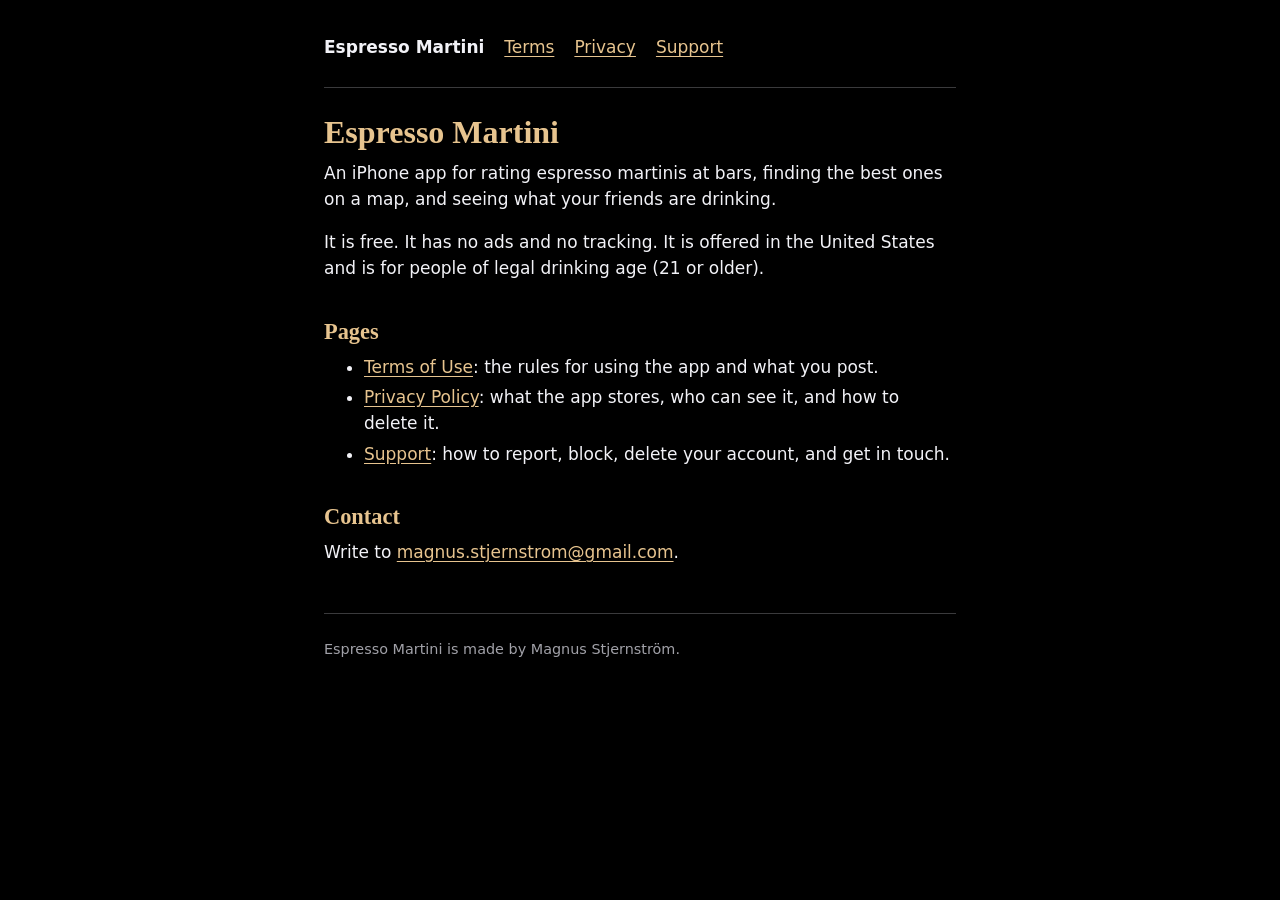
<file: index.html>
<!DOCTYPE html>
<html lang="en">
<head>
  <meta charset="utf-8">
  <meta name="viewport" content="width=device-width, initial-scale=1">
  <meta name="color-scheme" content="dark">
  <title>Espresso Martini</title>
  <meta name="description" content="Espresso Martini, an iPhone app for rating espresso martinis at bars.">
  <meta property="og:type" content="website">
  <meta property="og:site_name" content="Espresso Martini">
  <meta property="og:title" content="Espresso Martini">
  <meta property="og:description" content="Find and rate espresso martinis at bars near you.">
  <meta property="og:image" content="https://espresso-martini.stjernstrom.com/share.png">
  <meta property="og:image:width" content="1200">
  <meta property="og:image:height" content="630">
  <meta property="og:image:alt" content="An espresso martini in a coupe glass, with the words Espresso Martini.">
  <meta name="twitter:card" content="summary_large_image">
  <link rel="stylesheet" href="style.css">
</head>
<body>
  <div class="page">
    <header>
      <nav aria-label="Pages">
        <ul>
          <li><a href="index.html" aria-current="page">Espresso Martini</a></li>
          <li><a href="terms.html">Terms</a></li>
          <li><a href="privacy.html">Privacy</a></li>
          <li><a href="support.html">Support</a></li>
        </ul>
      </nav>
    </header>
    <main>
      <h1>Espresso Martini</h1>
      <p>An iPhone app for rating espresso martinis at bars, finding the best ones on a map, and seeing what your friends are drinking.</p>
      <p>It is free. It has no ads and no tracking. It is offered in the United States and is for people of legal drinking age (21 or older).</p>

      <h2>Pages</h2>
      <ul>
        <li><a href="terms.html">Terms of Use</a>: the rules for using the app and what you post.</li>
        <li><a href="privacy.html">Privacy Policy</a>: what the app stores, who can see it, and how to delete it.</li>
        <li><a href="support.html">Support</a>: how to report, block, delete your account, and get in touch.</li>
      </ul>

      <h2>Contact</h2>
      <p>Write to <a href="mailto:magnus.stjernstrom@gmail.com">magnus.stjernstrom@gmail.com</a>.</p>
    </main>
    <footer>
      <p>Espresso Martini is made by Magnus Stjernström.</p>
    </footer>
  </div>
</body>
</html>
</file>
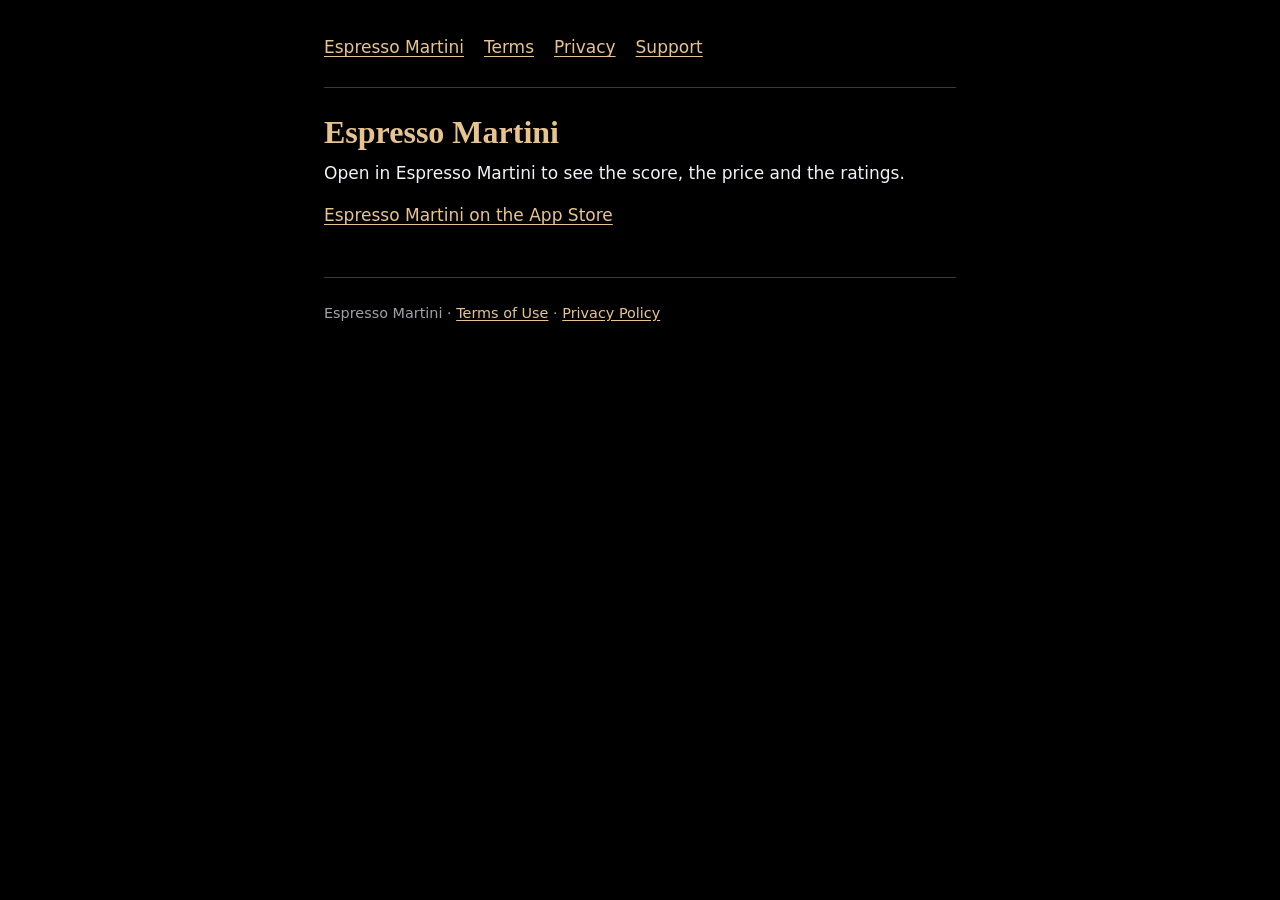
<file: bar/index.html>
<!DOCTYPE html>
<html lang="en">
<head>
  <meta charset="utf-8">
  <meta name="viewport" content="width=device-width, initial-scale=1">
  <meta name="color-scheme" content="dark">
  <meta name="apple-itunes-app" content="app-id=6835197228">
  <title>Espresso Martini</title>
  <meta name="description" content="A bar shared from Espresso Martini, an iPhone app for rating espresso martinis at bars.">
  <meta property="og:type" content="website">
  <meta property="og:site_name" content="Espresso Martini">
  <meta property="og:title" content="A bar on Espresso Martini">
  <meta property="og:description" content="Open in Espresso Martini to see the score, the price and the ratings.">
  <meta property="og:image" content="https://espresso-martini.stjernstrom.com/share.png">
  <meta property="og:image:width" content="1200">
  <meta property="og:image:height" content="630">
  <meta property="og:image:alt" content="An espresso martini in a coupe glass, with the words Espresso Martini.">
  <meta name="twitter:card" content="summary_large_image">
  <link rel="stylesheet" href="../style.css">
</head>
<body>
  <div class="page">
    <header>
      <nav aria-label="Pages">
        <ul>
          <li><a href="../index.html">Espresso Martini</a></li>
          <li><a href="../terms.html">Terms</a></li>
          <li><a href="../privacy.html">Privacy</a></li>
          <li><a href="../support.html">Support</a></li>
        </ul>
      </nav>
    </header>
    <main>
      <h1 id="bar-name">Espresso Martini</h1>
      <p>Open in Espresso Martini to see the score, the price and the ratings.</p>
      <p><a href="https://apps.apple.com/app/id6835197228">Espresso Martini on the App Store</a></p>
    </main>
    <footer>
      <p>Espresso Martini · <a href="../terms.html">Terms of Use</a> · <a href="../privacy.html">Privacy Policy</a></p>
    </footer>
  </div>
  <script>
    // The bar's name from the link, shown as plain text only (never as HTML), at most 200 characters.
    (function () {
      var name = new URLSearchParams(location.search).get("n");
      if (name === null) return;
      name = Array.from(name.trim()).slice(0, 200).join("");
      if (name !== "") document.getElementById("bar-name").textContent = name;
    })();
  </script>
</body>
</html>
</file>
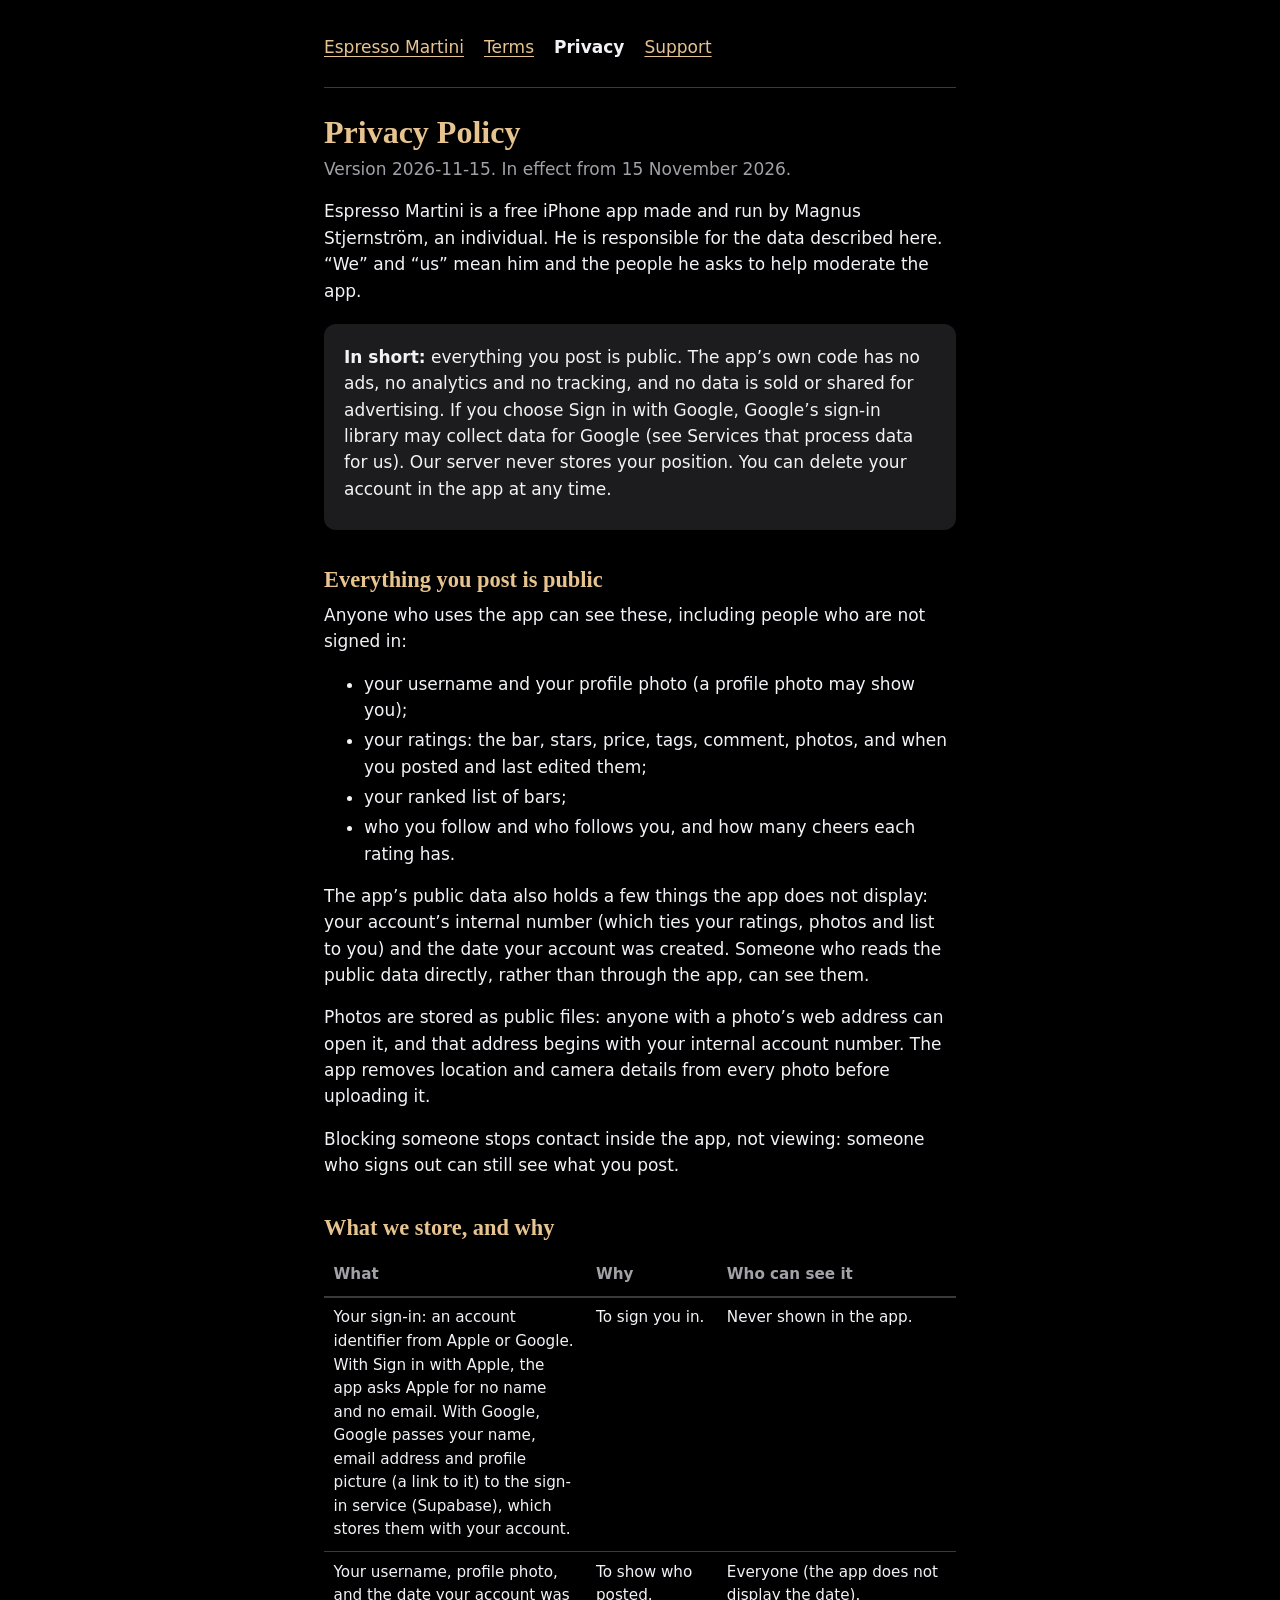
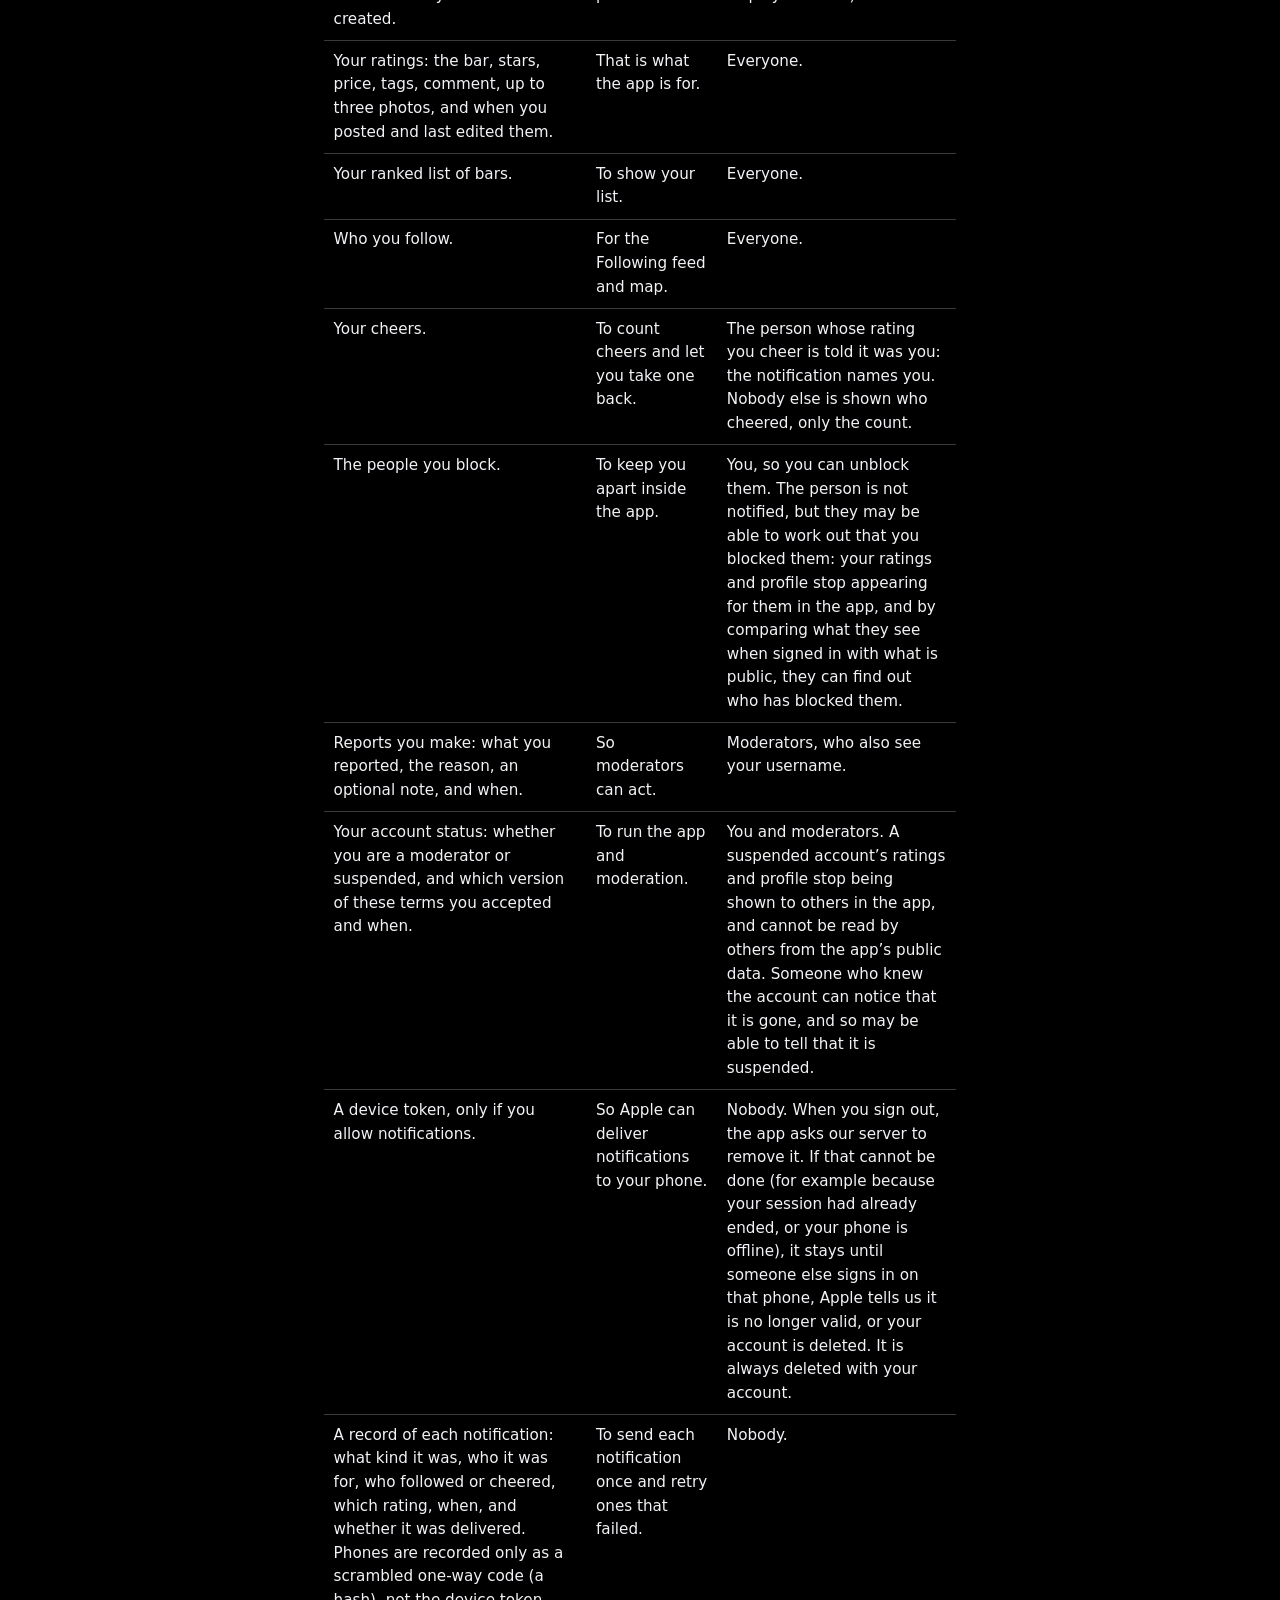
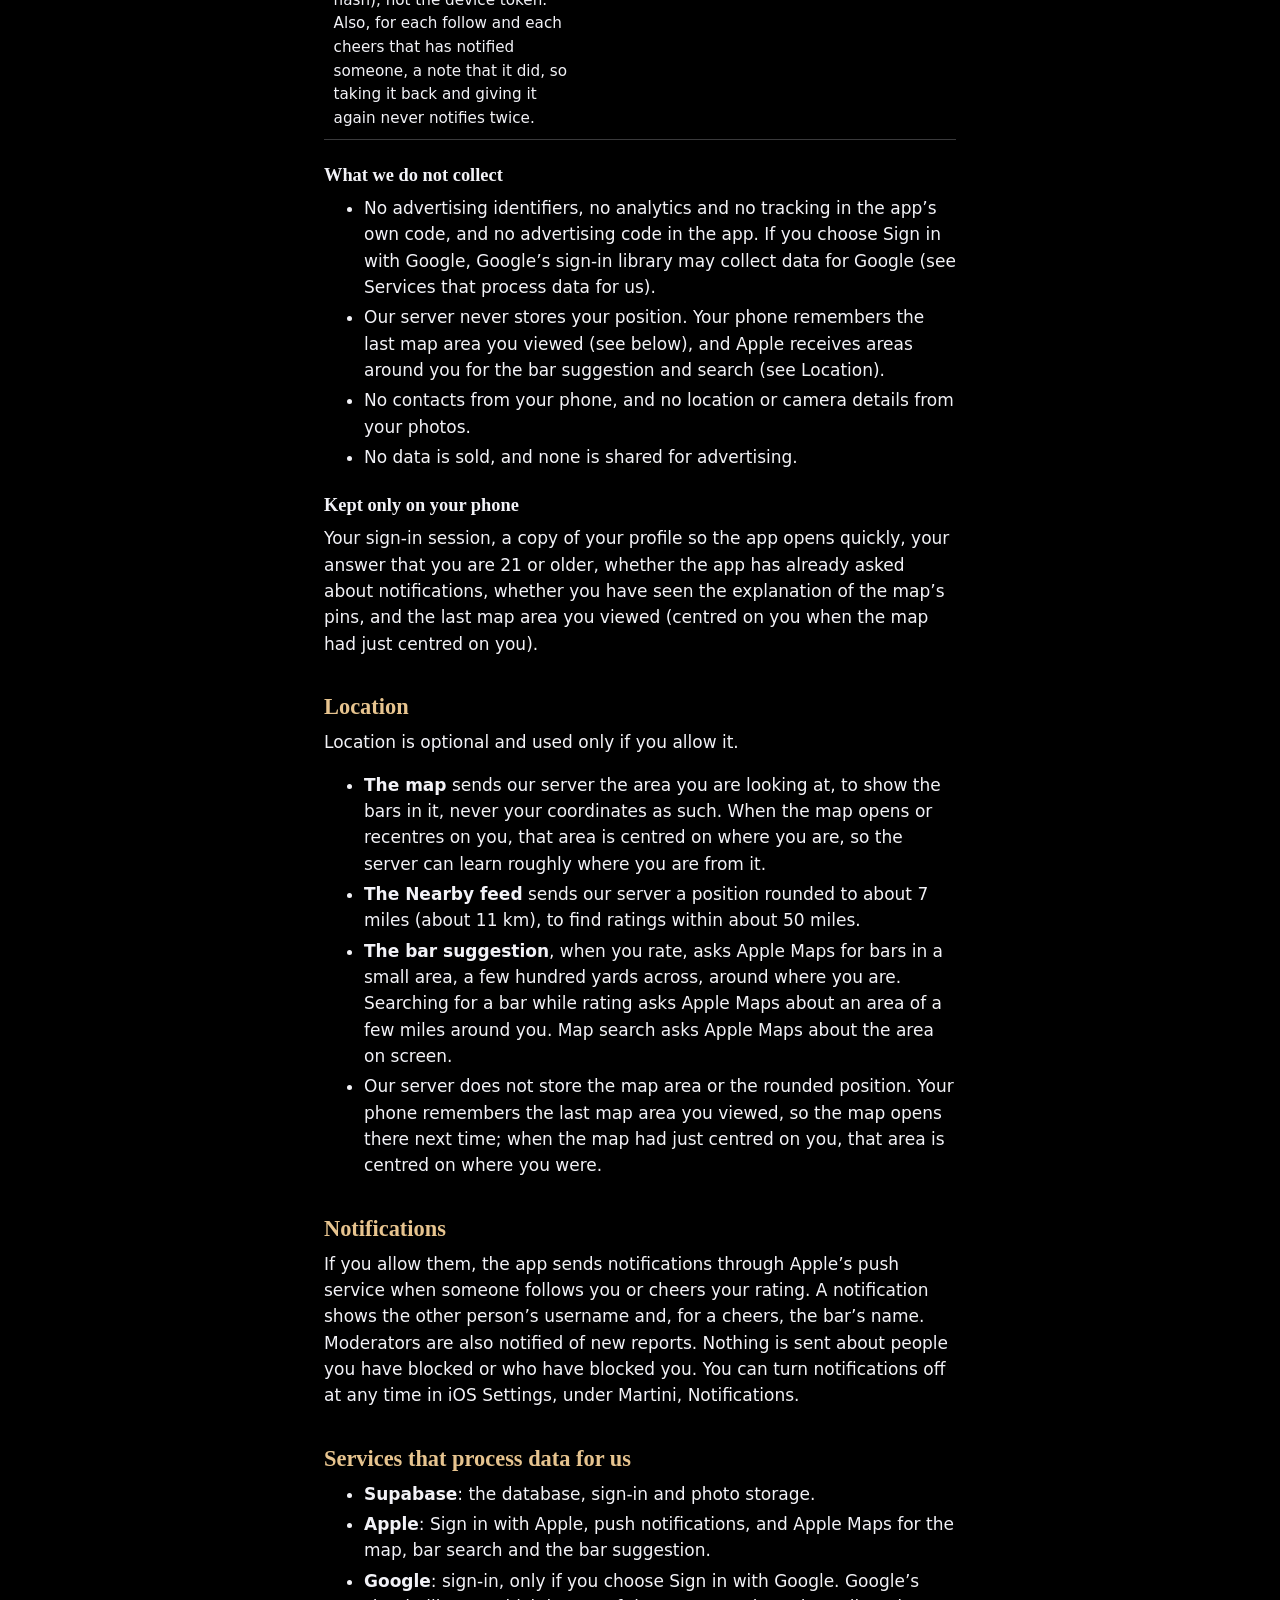
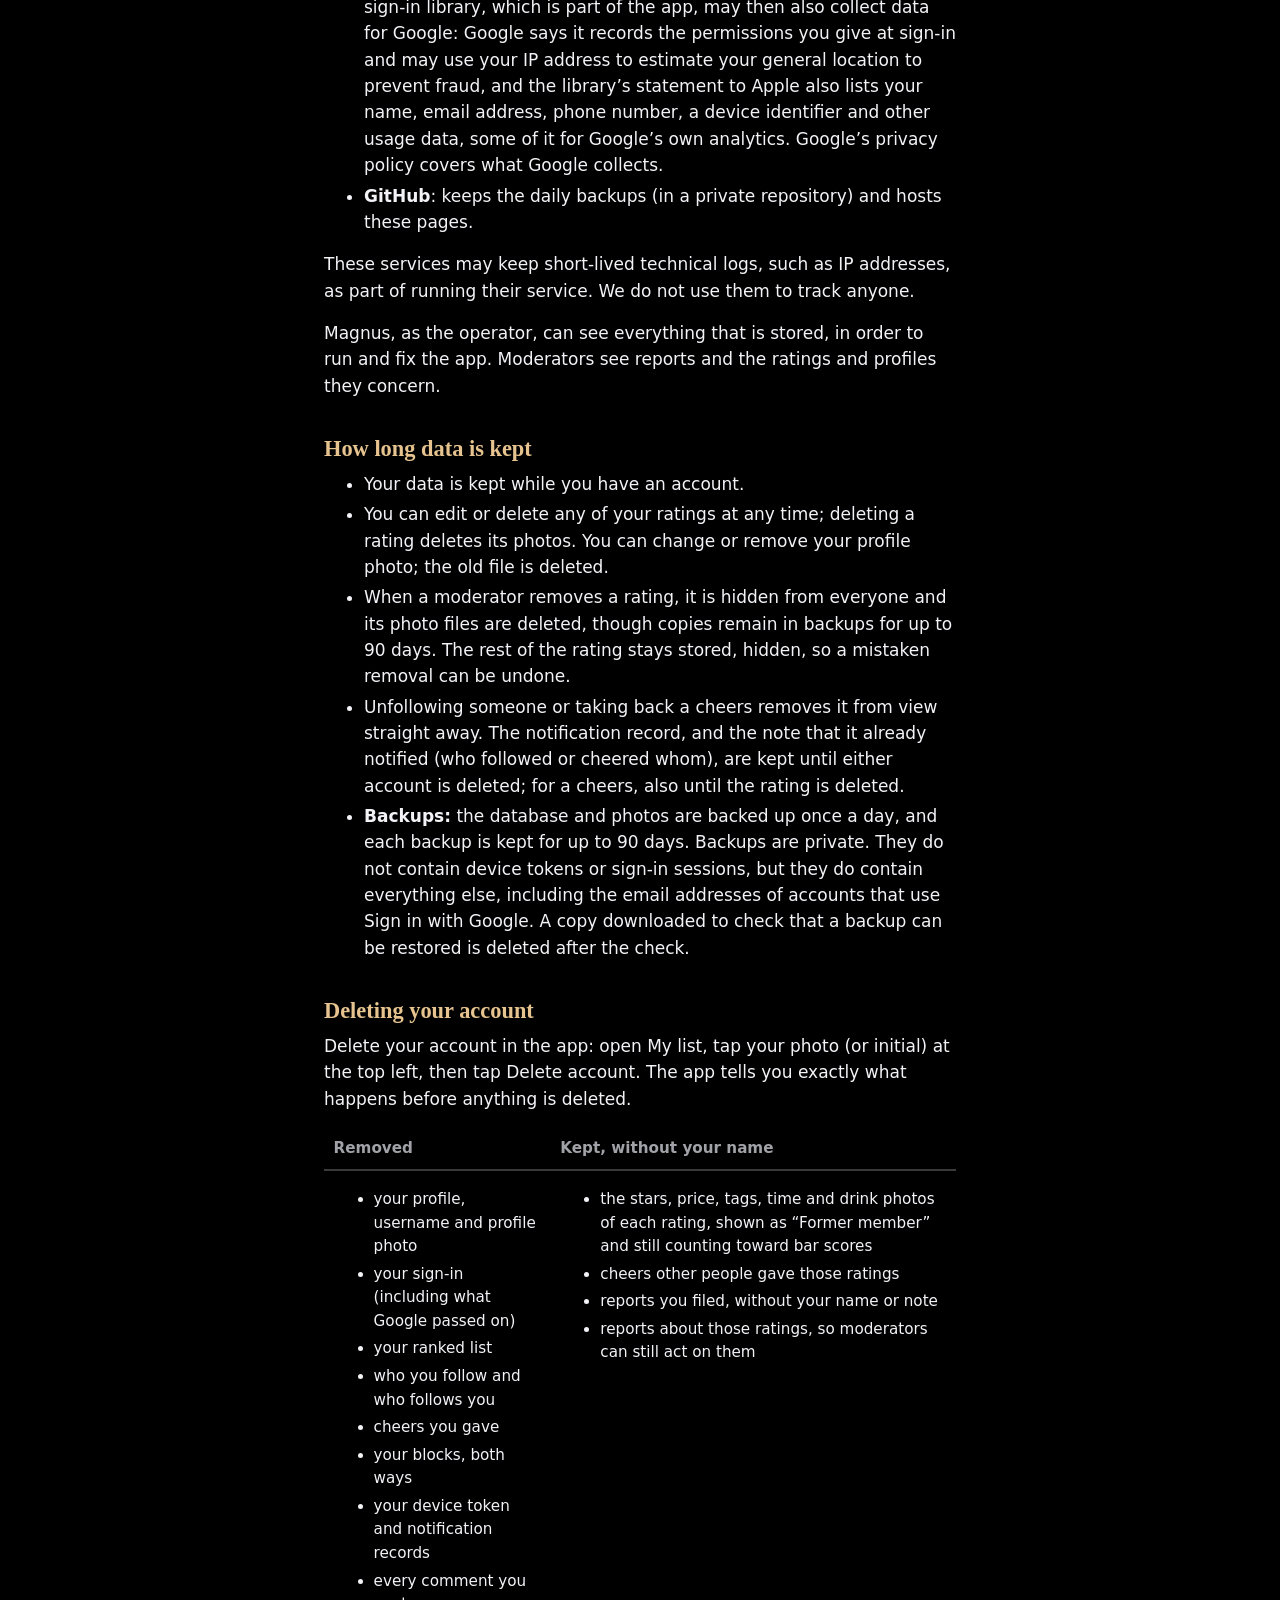
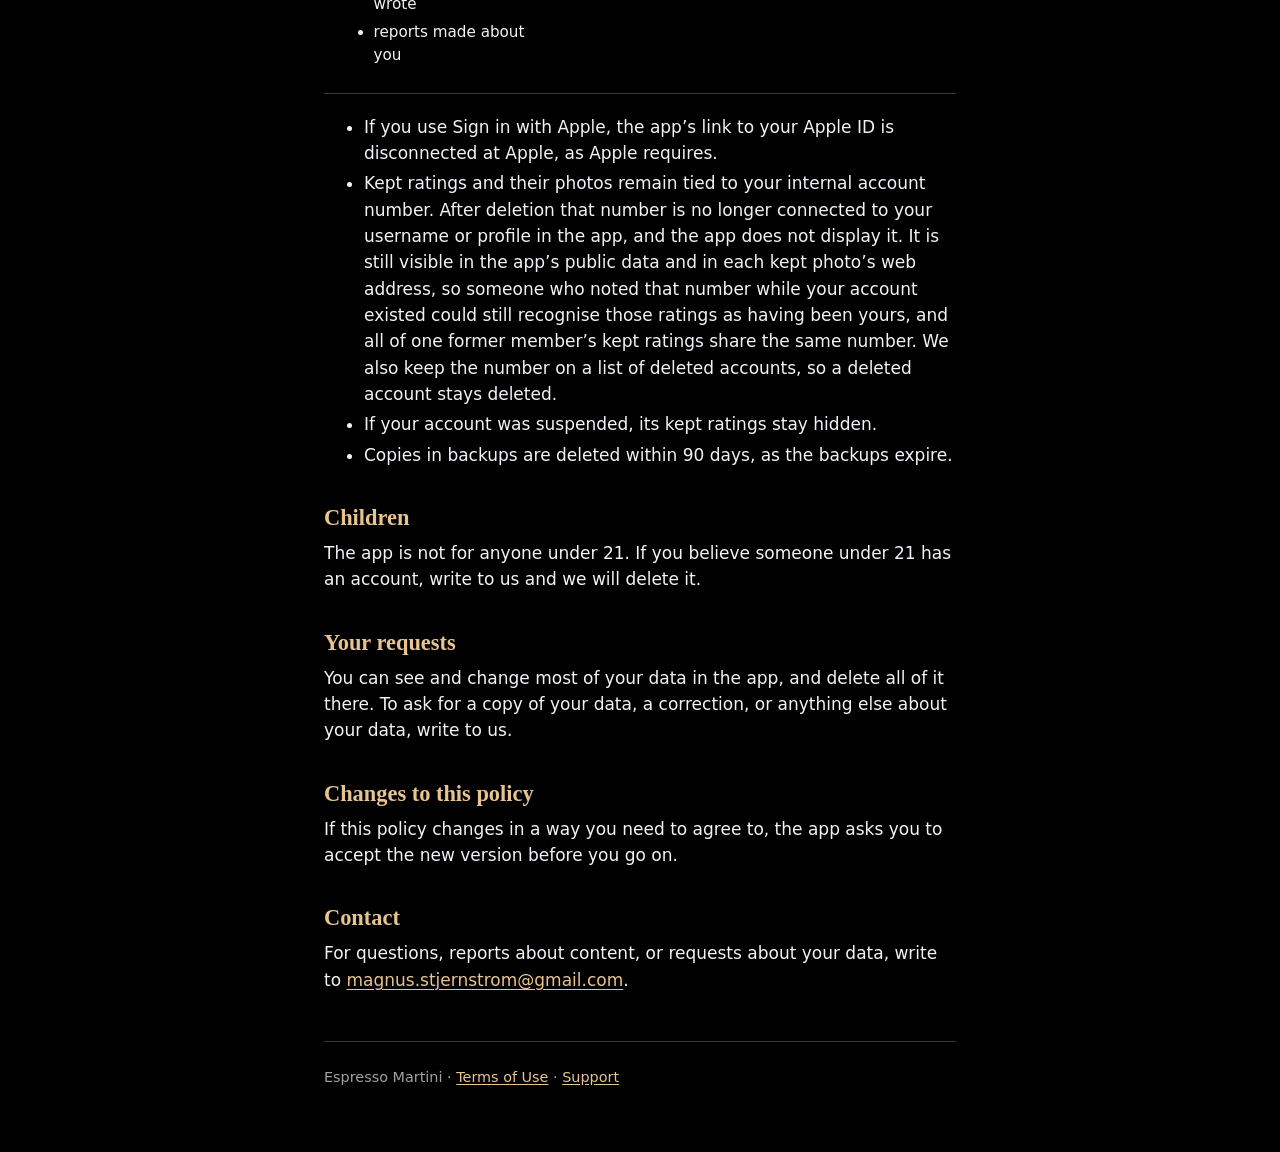
<file: privacy.html>
<!DOCTYPE html>
<html lang="en">
<head>
  <meta charset="utf-8">
  <meta name="viewport" content="width=device-width, initial-scale=1">
  <meta name="color-scheme" content="dark">
  <title>Privacy Policy · Espresso Martini</title>
  <meta name="description" content="What the Espresso Martini iPhone app stores, who can see it, and how to delete it.">
  <link rel="stylesheet" href="style.css">
</head>
<body>
  <div class="page">
    <header>
      <nav aria-label="Pages">
        <ul>
          <li><a href="index.html">Espresso Martini</a></li>
          <li><a href="terms.html">Terms</a></li>
          <li><a href="privacy.html" aria-current="page">Privacy</a></li>
          <li><a href="support.html">Support</a></li>
        </ul>
      </nav>
    </header>
    <main>
      <h1>Privacy Policy</h1>
      <p class="meta">Version 2026-11-15. In effect from 15 November 2026.</p>

      <p>Espresso Martini is a free iPhone app made and run by Magnus Stjernström, an individual. He is responsible for the data described here. “We” and “us” mean him and the people he asks to help moderate the app.</p>

      <div class="summary">
        <p><strong>In short:</strong> everything you post is public. The app’s own code has no ads, no analytics and no tracking, and no data is sold or shared for advertising. If you choose Sign in with Google, Google’s sign-in library may collect data for Google (see Services that process data for us). Our server never stores your position. You can delete your account in the app at any time.</p>
      </div>

      <h2>Everything you post is public</h2>
      <p>Anyone who uses the app can see these, including people who are not signed in:</p>
      <ul>
        <li>your username and your profile photo (a profile photo may show you);</li>
        <li>your ratings: the bar, stars, price, tags, comment, photos, and when you posted and last edited them;</li>
        <li>your ranked list of bars;</li>
        <li>who you follow and who follows you, and how many cheers each rating has.</li>
      </ul>
      <p>The app’s public data also holds a few things the app does not display: your account’s internal number (which ties your ratings, photos and list to you) and the date your account was created. Someone who reads the public data directly, rather than through the app, can see them.</p>
      <p>Photos are stored as public files: anyone with a photo’s web address can open it, and that address begins with your internal account number. The app removes location and camera details from every photo before uploading it.</p>
      <p>Blocking someone stops contact inside the app, not viewing: someone who signs out can still see what you post.</p>

      <h2>What we store, and why</h2>
      <div class="table-wrap">
        <table>
          <thead>
            <tr><th scope="col">What</th><th scope="col">Why</th><th scope="col">Who can see it</th></tr>
          </thead>
          <tbody>
            <tr>
              <td>Your sign-in: an account identifier from Apple or Google. With Sign in with Apple, the app asks Apple for no name and no email. With Google, Google passes your name, email address and profile picture (a link to it) to the sign-in service (Supabase), which stores them with your account.</td>
              <td>To sign you in.</td>
              <td>Never shown in the app.</td>
            </tr>
            <tr>
              <td>Your username, profile photo, and the date your account was created.</td>
              <td>To show who posted.</td>
              <td>Everyone (the app does not display the date).</td>
            </tr>
            <tr>
              <td>Your ratings: the bar, stars, price, tags, comment, up to three photos, and when you posted and last edited them.</td>
              <td>That is what the app is for.</td>
              <td>Everyone.</td>
            </tr>
            <tr>
              <td>Your ranked list of bars.</td>
              <td>To show your list.</td>
              <td>Everyone.</td>
            </tr>
            <tr>
              <td>Who you follow.</td>
              <td>For the Following feed and map.</td>
              <td>Everyone.</td>
            </tr>
            <tr>
              <td>Your cheers.</td>
              <td>To count cheers and let you take one back.</td>
              <td>The person whose rating you cheer is told it was you: the notification names you. Nobody else is shown who cheered, only the count.</td>
            </tr>
            <tr>
              <td>The people you block.</td>
              <td>To keep you apart inside the app.</td>
              <td>You, so you can unblock them. The person is not notified, but they may be able to work out that you blocked them: your ratings and profile stop appearing for them in the app, and by comparing what they see when signed in with what is public, they can find out who has blocked them.</td>
            </tr>
            <tr>
              <td>Reports you make: what you reported, the reason, an optional note, and when.</td>
              <td>So moderators can act.</td>
              <td>Moderators, who also see your username.</td>
            </tr>
            <tr>
              <td>Your account status: whether you are a moderator or suspended, and which version of these terms you accepted and when.</td>
              <td>To run the app and moderation.</td>
              <td>You and moderators. A suspended account’s ratings and profile stop being shown to others in the app, and cannot be read by others from the app’s public data. Someone who knew the account can notice that it is gone, and so may be able to tell that it is suspended.</td>
            </tr>
            <tr>
              <td>A device token, only if you allow notifications.</td>
              <td>So Apple can deliver notifications to your phone.</td>
              <td>Nobody. When you sign out, the app asks our server to remove it. If that cannot be done (for example because your session had already ended, or your phone is offline), it stays until someone else signs in on that phone, Apple tells us it is no longer valid, or your account is deleted. It is always deleted with your account.</td>
            </tr>
            <tr>
              <td>A record of each notification: what kind it was, who it was for, who followed or cheered, which rating, when, and whether it was delivered. Phones are recorded only as a scrambled one-way code (a hash), not the device token. Also, for each follow and each cheers that has notified someone, a note that it did, so taking it back and giving it again never notifies twice.</td>
              <td>To send each notification once and retry ones that failed.</td>
              <td>Nobody.</td>
            </tr>
          </tbody>
        </table>
      </div>

      <h3>What we do not collect</h3>
      <ul>
        <li>No advertising identifiers, no analytics and no tracking in the app’s own code, and no advertising code in the app. If you choose Sign in with Google, Google’s sign-in library may collect data for Google (see Services that process data for us).</li>
        <li>Our server never stores your position. Your phone remembers the last map area you viewed (see below), and Apple receives areas around you for the bar suggestion and search (see Location).</li>
        <li>No contacts from your phone, and no location or camera details from your photos.</li>
        <li>No data is sold, and none is shared for advertising.</li>
      </ul>

      <h3>Kept only on your phone</h3>
      <p>Your sign-in session, a copy of your profile so the app opens quickly, your answer that you are 21 or older, whether the app has already asked about notifications, whether you have seen the explanation of the map’s pins, and the last map area you viewed (centred on you when the map had just centred on you).</p>

      <h2>Location</h2>
      <p>Location is optional and used only if you allow it.</p>
      <ul>
        <li><strong>The map</strong> sends our server the area you are looking at, to show the bars in it, never your coordinates as such. When the map opens or recentres on you, that area is centred on where you are, so the server can learn roughly where you are from it.</li>
        <li><strong>The Nearby feed</strong> sends our server a position rounded to about 7 miles (about 11 km), to find ratings within about 50 miles.</li>
        <li><strong>The bar suggestion</strong>, when you rate, asks Apple Maps for bars in a small area, a few hundred yards across, around where you are. Searching for a bar while rating asks Apple Maps about an area of a few miles around you. Map search asks Apple Maps about the area on screen.</li>
        <li>Our server does not store the map area or the rounded position. Your phone remembers the last map area you viewed, so the map opens there next time; when the map had just centred on you, that area is centred on where you were.</li>
      </ul>

      <h2>Notifications</h2>
      <p>If you allow them, the app sends notifications through Apple’s push service when someone follows you or cheers your rating. A notification shows the other person’s username and, for a cheers, the bar’s name. Moderators are also notified of new reports. Nothing is sent about people you have blocked or who have blocked you. You can turn notifications off at any time in iOS Settings, under Martini, Notifications.</p>

      <h2>Services that process data for us</h2>
      <ul>
        <li><strong>Supabase</strong>: the database, sign-in and photo storage.</li>
        <li><strong>Apple</strong>: Sign in with Apple, push notifications, and Apple Maps for the map, bar search and the bar suggestion.</li>
        <li><strong>Google</strong>: sign-in, only if you choose Sign in with Google. Google’s sign-in library, which is part of the app, may then also collect data for Google: Google says it records the permissions you give at sign-in and may use your IP address to estimate your general location to prevent fraud, and the library’s statement to Apple also lists your name, email address, phone number, a device identifier and other usage data, some of it for Google’s own analytics. Google’s privacy policy covers what Google collects.</li>
        <li><strong>GitHub</strong>: keeps the daily backups (in a private repository) and hosts these pages.</li>
      </ul>
      <p>These services may keep short-lived technical logs, such as IP addresses, as part of running their service. We do not use them to track anyone.</p>
      <p>Magnus, as the operator, can see everything that is stored, in order to run and fix the app. Moderators see reports and the ratings and profiles they concern.</p>

      <h2>How long data is kept</h2>
      <ul>
        <li>Your data is kept while you have an account.</li>
        <li>You can edit or delete any of your ratings at any time; deleting a rating deletes its photos. You can change or remove your profile photo; the old file is deleted.</li>
        <li>When a moderator removes a rating, it is hidden from everyone and its photo files are deleted, though copies remain in backups for up to 90 days. The rest of the rating stays stored, hidden, so a mistaken removal can be undone.</li>
        <li>Unfollowing someone or taking back a cheers removes it from view straight away. The notification record, and the note that it already notified (who followed or cheered whom), are kept until either account is deleted; for a cheers, also until the rating is deleted.</li>
        <li><strong>Backups:</strong> the database and photos are backed up once a day, and each backup is kept for up to 90 days. Backups are private. They do not contain device tokens or sign-in sessions, but they do contain everything else, including the email addresses of accounts that use Sign in with Google. A copy downloaded to check that a backup can be restored is deleted after the check.</li>
      </ul>

      <h2 id="deleting">Deleting your account</h2>
      <p>Delete your account in the app: open My list, tap your photo (or initial) at the top left, then tap Delete account. The app tells you exactly what happens before anything is deleted.</p>
      <div class="table-wrap">
        <table>
          <thead>
            <tr><th scope="col">Removed</th><th scope="col">Kept, without your name</th></tr>
          </thead>
          <tbody>
            <tr>
              <td>
                <ul>
                  <li>your profile, username and profile photo</li>
                  <li>your sign-in (including what Google passed on)</li>
                  <li>your ranked list</li>
                  <li>who you follow and who follows you</li>
                  <li>cheers you gave</li>
                  <li>your blocks, both ways</li>
                  <li>your device token and notification records</li>
                  <li>every comment you wrote</li>
                  <li>reports made about you</li>
                </ul>
              </td>
              <td>
                <ul>
                  <li>the stars, price, tags, time and drink photos of each rating, shown as “Former member” and still counting toward bar scores</li>
                  <li>cheers other people gave those ratings</li>
                  <li>reports you filed, without your name or note</li>
                  <li>reports about those ratings, so moderators can still act on them</li>
                </ul>
              </td>
            </tr>
          </tbody>
        </table>
      </div>
      <ul>
        <li>If you use Sign in with Apple, the app’s link to your Apple ID is disconnected at Apple, as Apple requires.</li>
        <li>Kept ratings and their photos remain tied to your internal account number. After deletion that number is no longer connected to your username or profile in the app, and the app does not display it. It is still visible in the app’s public data and in each kept photo’s web address, so someone who noted that number while your account existed could still recognise those ratings as having been yours, and all of one former member’s kept ratings share the same number. We also keep the number on a list of deleted accounts, so a deleted account stays deleted.</li>
        <li>If your account was suspended, its kept ratings stay hidden.</li>
        <li>Copies in backups are deleted within 90 days, as the backups expire.</li>
      </ul>

      <h2>Children</h2>
      <p>The app is not for anyone under 21. If you believe someone under 21 has an account, write to us and we will delete it.</p>

      <h2>Your requests</h2>
      <p>You can see and change most of your data in the app, and delete all of it there. To ask for a copy of your data, a correction, or anything else about your data, write to us.</p>

      <h2>Changes to this policy</h2>
      <p>If this policy changes in a way you need to agree to, the app asks you to accept the new version before you go on.</p>

      <h2>Contact</h2>
      <p>For questions, reports about content, or requests about your data, write to <a href="mailto:magnus.stjernstrom@gmail.com">magnus.stjernstrom@gmail.com</a>.</p>
    </main>
    <footer>
      <p>Espresso Martini · <a href="terms.html">Terms of Use</a> · <a href="support.html">Support</a></p>
    </footer>
  </div>
</body>
</html>
</file>
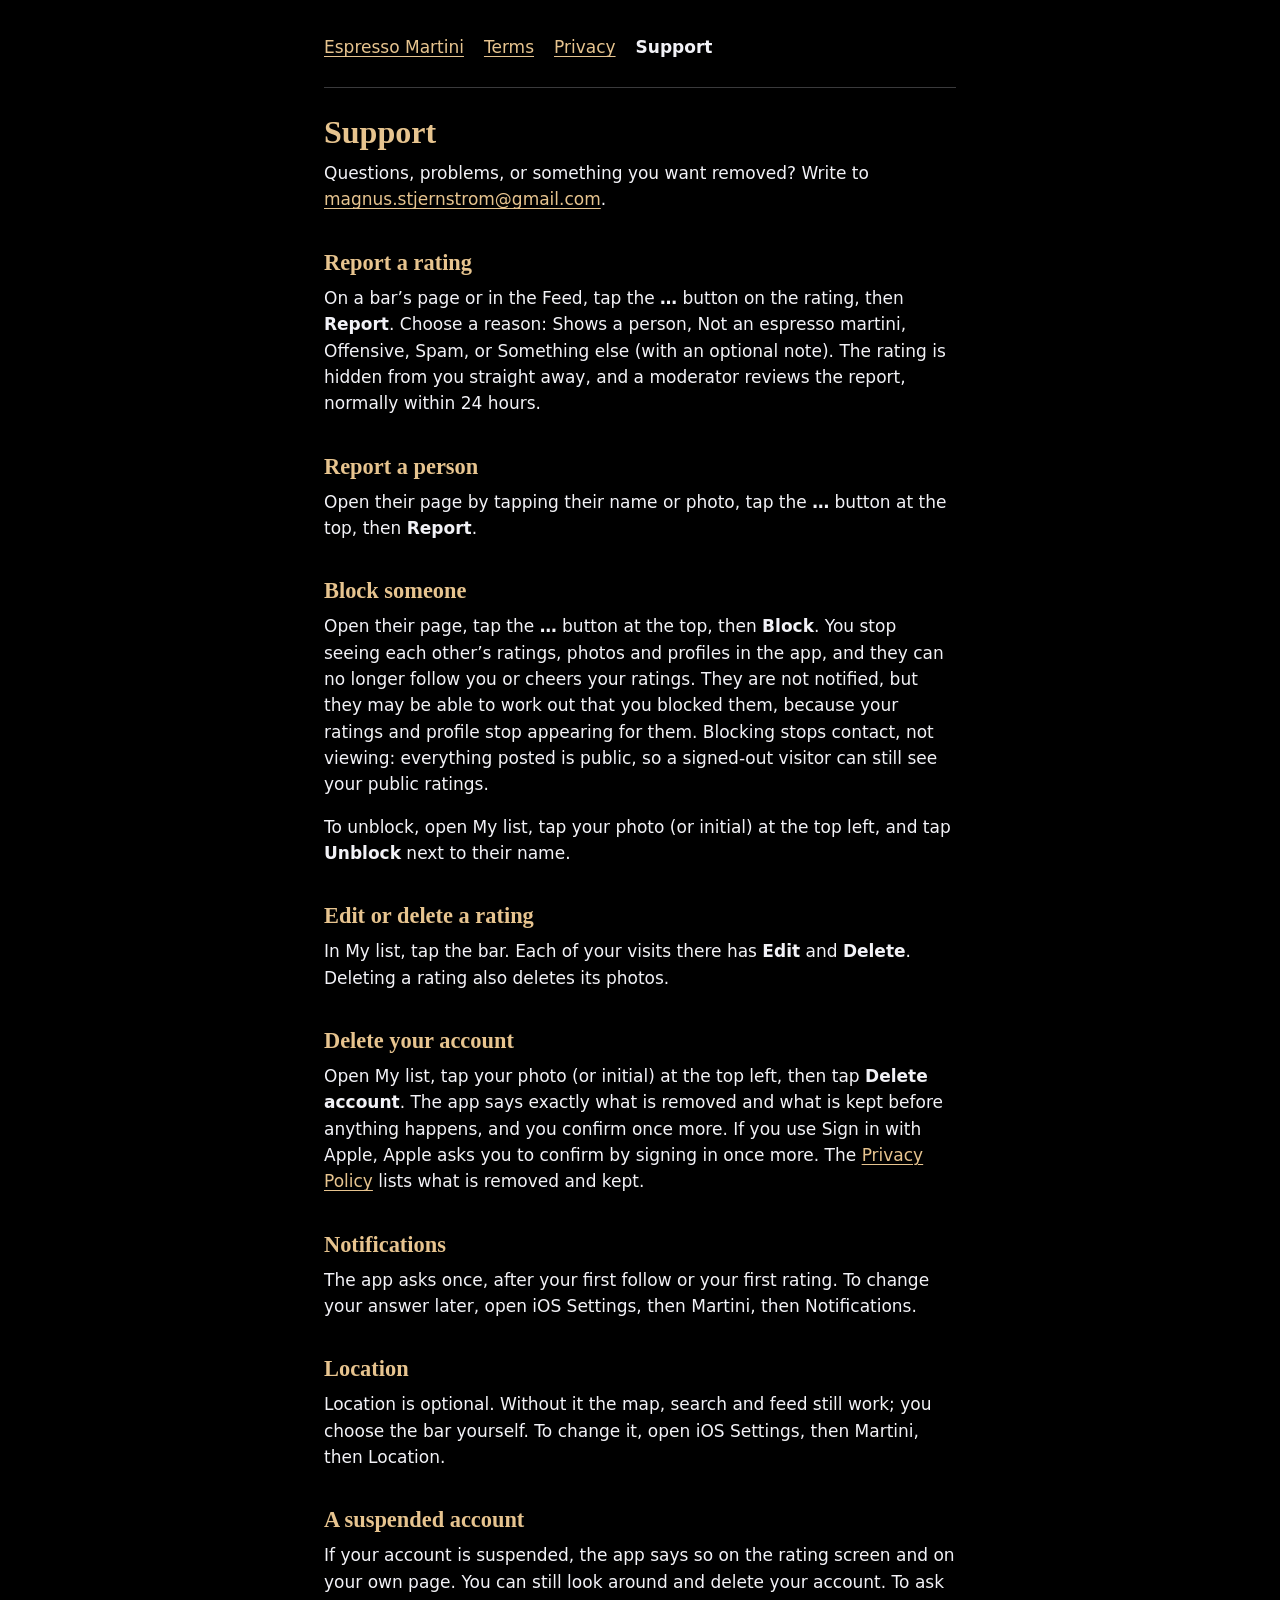
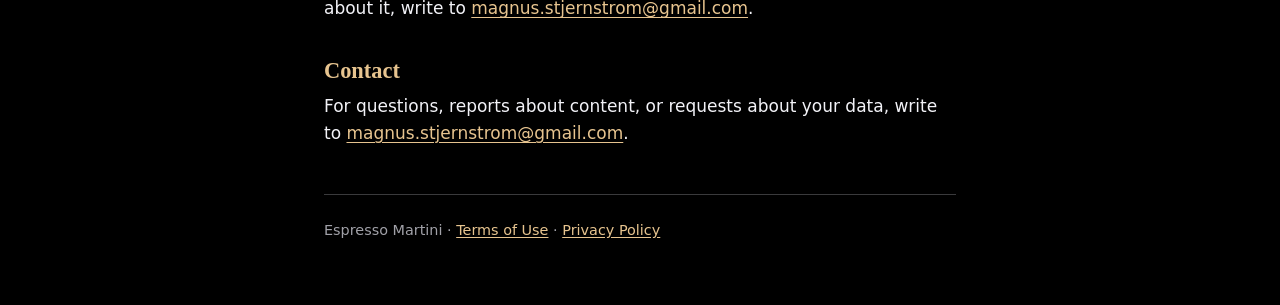
<file: support.html>
<!DOCTYPE html>
<html lang="en">
<head>
  <meta charset="utf-8">
  <meta name="viewport" content="width=device-width, initial-scale=1">
  <meta name="color-scheme" content="dark">
  <title>Support · Espresso Martini</title>
  <meta name="description" content="Help with the Espresso Martini iPhone app: reporting, blocking, deleting your account, and contact.">
  <link rel="stylesheet" href="style.css">
</head>
<body>
  <div class="page">
    <header>
      <nav aria-label="Pages">
        <ul>
          <li><a href="index.html">Espresso Martini</a></li>
          <li><a href="terms.html">Terms</a></li>
          <li><a href="privacy.html">Privacy</a></li>
          <li><a href="support.html" aria-current="page">Support</a></li>
        </ul>
      </nav>
    </header>
    <main>
      <h1>Support</h1>
      <p>Questions, problems, or something you want removed? Write to <a href="mailto:magnus.stjernstrom@gmail.com">magnus.stjernstrom@gmail.com</a>.</p>

      <h2>Report a rating</h2>
      <p>On a bar’s page or in the Feed, tap the <strong>…</strong> button on the rating, then <strong>Report</strong>. Choose a reason: Shows a person, Not an espresso martini, Offensive, Spam, or Something else (with an optional note). The rating is hidden from you straight away, and a moderator reviews the report, normally within 24 hours.</p>

      <h2>Report a person</h2>
      <p>Open their page by tapping their name or photo, tap the <strong>…</strong> button at the top, then <strong>Report</strong>.</p>

      <h2>Block someone</h2>
      <p>Open their page, tap the <strong>…</strong> button at the top, then <strong>Block</strong>. You stop seeing each other’s ratings, photos and profiles in the app, and they can no longer follow you or cheers your ratings. They are not notified, but they may be able to work out that you blocked them, because your ratings and profile stop appearing for them. Blocking stops contact, not viewing: everything posted is public, so a signed-out visitor can still see your public ratings.</p>
      <p>To unblock, open My list, tap your photo (or initial) at the top left, and tap <strong>Unblock</strong> next to their name.</p>

      <h2>Edit or delete a rating</h2>
      <p>In My list, tap the bar. Each of your visits there has <strong>Edit</strong> and <strong>Delete</strong>. Deleting a rating also deletes its photos.</p>

      <h2>Delete your account</h2>
      <p>Open My list, tap your photo (or initial) at the top left, then tap <strong>Delete account</strong>. The app says exactly what is removed and what is kept before anything happens, and you confirm once more. If you use Sign in with Apple, Apple asks you to confirm by signing in once more. The <a href="privacy.html#deleting">Privacy Policy</a> lists what is removed and kept.</p>

      <h2>Notifications</h2>
      <p>The app asks once, after your first follow or your first rating. To change your answer later, open iOS Settings, then Martini, then Notifications.</p>

      <h2>Location</h2>
      <p>Location is optional. Without it the map, search and feed still work; you choose the bar yourself. To change it, open iOS Settings, then Martini, then Location.</p>

      <h2>A suspended account</h2>
      <p>If your account is suspended, the app says so on the rating screen and on your own page. You can still look around and delete your account. To ask about it, write to <a href="mailto:magnus.stjernstrom@gmail.com">magnus.stjernstrom@gmail.com</a>.</p>

      <h2>Contact</h2>
      <p>For questions, reports about content, or requests about your data, write to <a href="mailto:magnus.stjernstrom@gmail.com">magnus.stjernstrom@gmail.com</a>.</p>
    </main>
    <footer>
      <p>Espresso Martini · <a href="terms.html">Terms of Use</a> · <a href="privacy.html">Privacy Policy</a></p>
    </footer>
  </div>
</body>
</html>
</file>
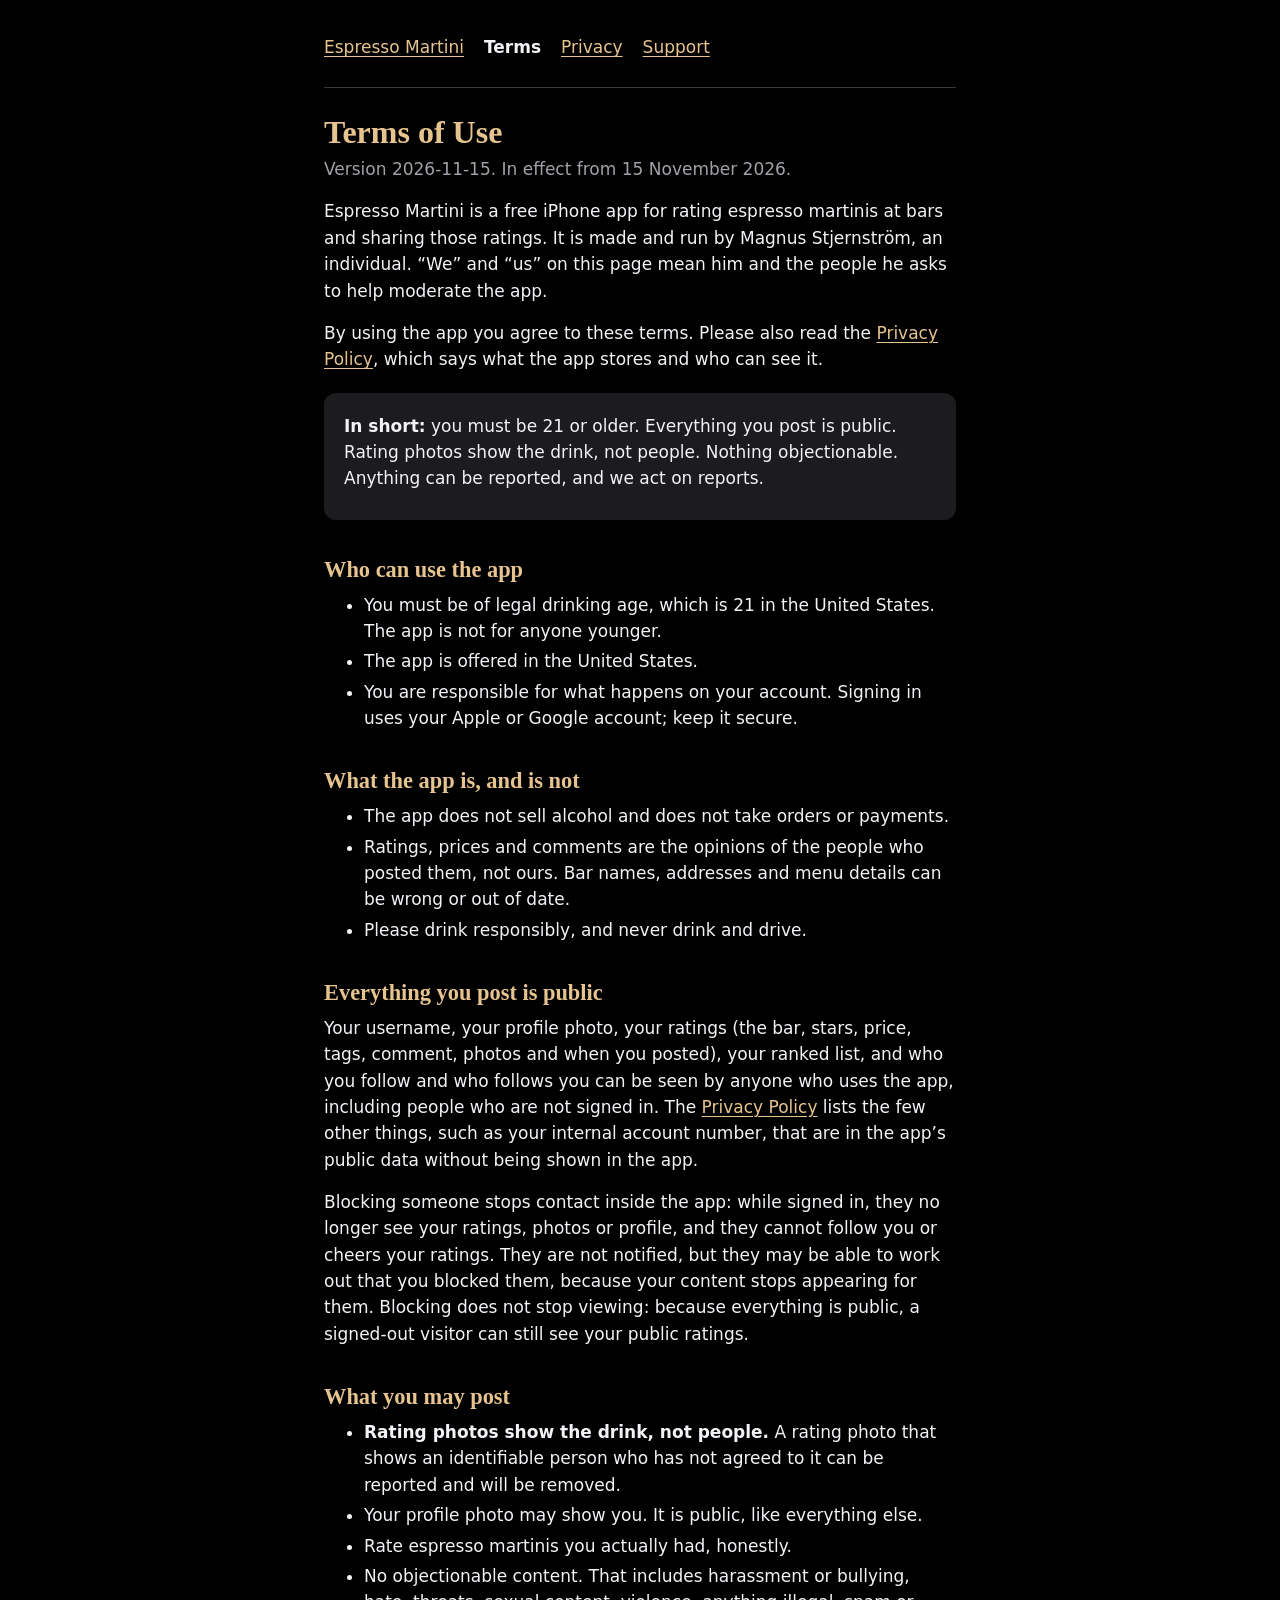
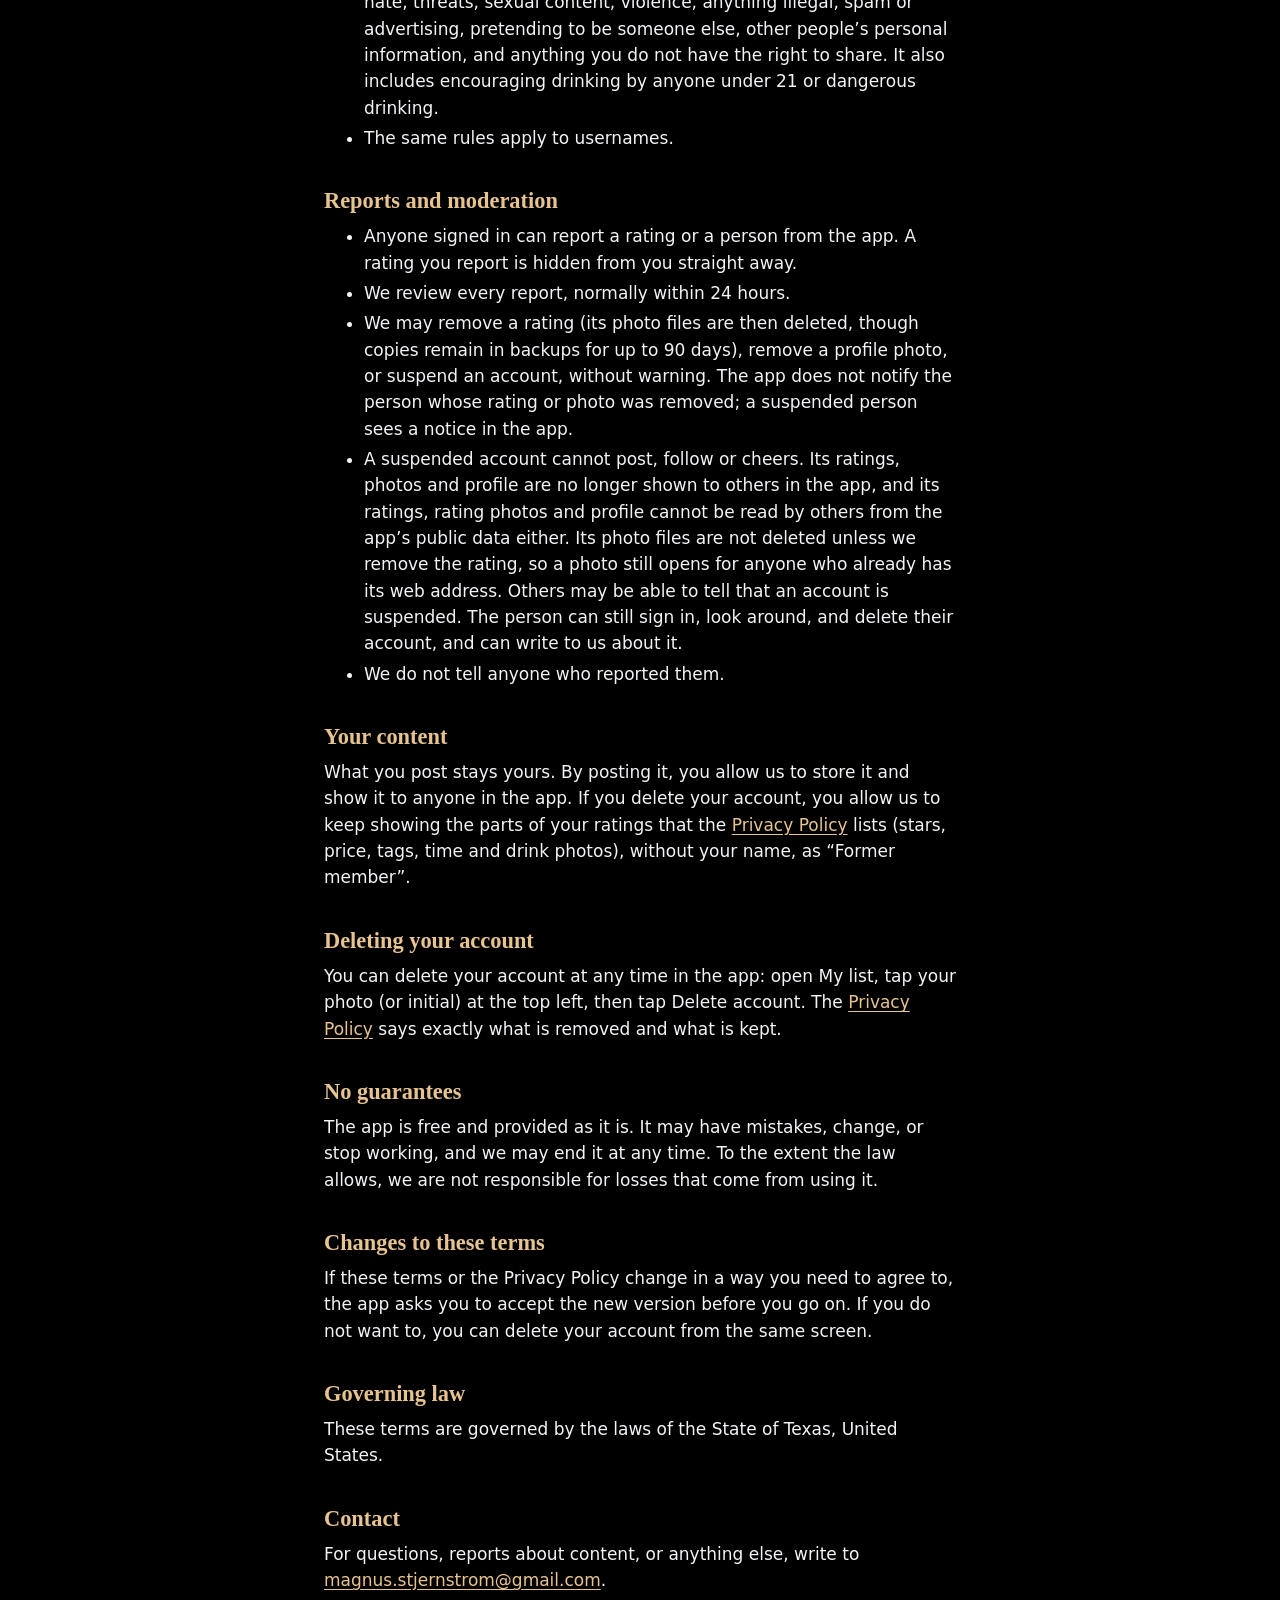
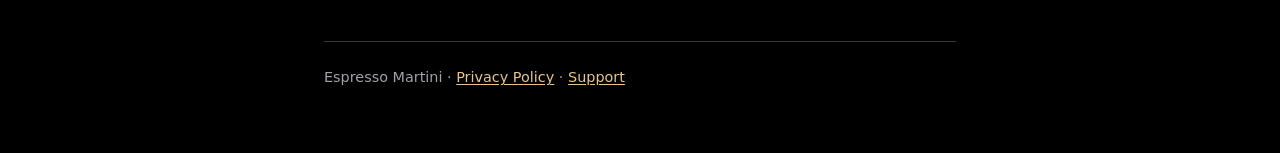
<file: terms.html>
<!DOCTYPE html>
<html lang="en">
<head>
  <meta charset="utf-8">
  <meta name="viewport" content="width=device-width, initial-scale=1">
  <meta name="color-scheme" content="dark">
  <title>Terms of Use · Espresso Martini</title>
  <meta name="description" content="The terms of use for the Espresso Martini iPhone app.">
  <link rel="stylesheet" href="style.css">
</head>
<body>
  <div class="page">
    <header>
      <nav aria-label="Pages">
        <ul>
          <li><a href="index.html">Espresso Martini</a></li>
          <li><a href="terms.html" aria-current="page">Terms</a></li>
          <li><a href="privacy.html">Privacy</a></li>
          <li><a href="support.html">Support</a></li>
        </ul>
      </nav>
    </header>
    <main>
      <h1>Terms of Use</h1>
      <p class="meta">Version 2026-11-15. In effect from 15 November 2026.</p>

      <p>Espresso Martini is a free iPhone app for rating espresso martinis at bars and sharing those ratings. It is made and run by Magnus Stjernström, an individual. “We” and “us” on this page mean him and the people he asks to help moderate the app.</p>
      <p>By using the app you agree to these terms. Please also read the <a href="privacy.html">Privacy Policy</a>, which says what the app stores and who can see it.</p>

      <div class="summary">
        <p><strong>In short:</strong> you must be 21 or older. Everything you post is public. Rating photos show the drink, not people. Nothing objectionable. Anything can be reported, and we act on reports.</p>
      </div>

      <h2>Who can use the app</h2>
      <ul>
        <li>You must be of legal drinking age, which is 21 in the United States. The app is not for anyone younger.</li>
        <li>The app is offered in the United States.</li>
        <li>You are responsible for what happens on your account. Signing in uses your Apple or Google account; keep it secure.</li>
      </ul>

      <h2>What the app is, and is not</h2>
      <ul>
        <li>The app does not sell alcohol and does not take orders or payments.</li>
        <li>Ratings, prices and comments are the opinions of the people who posted them, not ours. Bar names, addresses and menu details can be wrong or out of date.</li>
        <li>Please drink responsibly, and never drink and drive.</li>
      </ul>

      <h2>Everything you post is public</h2>
      <p>Your username, your profile photo, your ratings (the bar, stars, price, tags, comment, photos and when you posted), your ranked list, and who you follow and who follows you can be seen by anyone who uses the app, including people who are not signed in. The <a href="privacy.html">Privacy Policy</a> lists the few other things, such as your internal account number, that are in the app’s public data without being shown in the app.</p>
      <p>Blocking someone stops contact inside the app: while signed in, they no longer see your ratings, photos or profile, and they cannot follow you or cheers your ratings. They are not notified, but they may be able to work out that you blocked them, because your content stops appearing for them. Blocking does not stop viewing: because everything is public, a signed-out visitor can still see your public ratings.</p>

      <h2>What you may post</h2>
      <ul>
        <li><strong>Rating photos show the drink, not people.</strong> A rating photo that shows an identifiable person who has not agreed to it can be reported and will be removed.</li>
        <li>Your profile photo may show you. It is public, like everything else.</li>
        <li>Rate espresso martinis you actually had, honestly.</li>
        <li>No objectionable content. That includes harassment or bullying, hate, threats, sexual content, violence, anything illegal, spam or advertising, pretending to be someone else, other people’s personal information, and anything you do not have the right to share. It also includes encouraging drinking by anyone under 21 or dangerous drinking.</li>
        <li>The same rules apply to usernames.</li>
      </ul>

      <h2>Reports and moderation</h2>
      <ul>
        <li>Anyone signed in can report a rating or a person from the app. A rating you report is hidden from you straight away.</li>
        <li>We review every report, normally within 24 hours.</li>
        <li>We may remove a rating (its photo files are then deleted, though copies remain in backups for up to 90 days), remove a profile photo, or suspend an account, without warning. The app does not notify the person whose rating or photo was removed; a suspended person sees a notice in the app.</li>
        <li>A suspended account cannot post, follow or cheers. Its ratings, photos and profile are no longer shown to others in the app, and its ratings, rating photos and profile cannot be read by others from the app’s public data either. Its photo files are not deleted unless we remove the rating, so a photo still opens for anyone who already has its web address. Others may be able to tell that an account is suspended. The person can still sign in, look around, and delete their account, and can write to us about it.</li>
        <li>We do not tell anyone who reported them.</li>
      </ul>

      <h2>Your content</h2>
      <p>What you post stays yours. By posting it, you allow us to store it and show it to anyone in the app. If you delete your account, you allow us to keep showing the parts of your ratings that the <a href="privacy.html#deleting">Privacy Policy</a> lists (stars, price, tags, time and drink photos), without your name, as “Former member”.</p>

      <h2>Deleting your account</h2>
      <p>You can delete your account at any time in the app: open My list, tap your photo (or initial) at the top left, then tap Delete account. The <a href="privacy.html#deleting">Privacy Policy</a> says exactly what is removed and what is kept.</p>

      <h2>No guarantees</h2>
      <p>The app is free and provided as it is. It may have mistakes, change, or stop working, and we may end it at any time. To the extent the law allows, we are not responsible for losses that come from using it.</p>

      <h2>Changes to these terms</h2>
      <p>If these terms or the Privacy Policy change in a way you need to agree to, the app asks you to accept the new version before you go on. If you do not want to, you can delete your account from the same screen.</p>

      <h2>Governing law</h2>
      <p>These terms are governed by the laws of the State of Texas, United States.</p>


      <h2>Contact</h2>
      <p>For questions, reports about content, or anything else, write to <a href="mailto:magnus.stjernstrom@gmail.com">magnus.stjernstrom@gmail.com</a>.</p>
    </main>
    <footer>
      <p>Espresso Martini · <a href="privacy.html">Privacy Policy</a> · <a href="support.html">Support</a></p>
    </footer>
  </div>
</body>
</html>
</file>
<file: style.css>
/* Espresso Martini: terms, privacy and support pages. System fonts only; no external files. */
:root {
  color-scheme: dark;
  --background: #000000;
  --card: #1c1c1e;
  --text: #f2f2f7;
  --secondary: #a1a1a8;
  --accent: #e7c48f;
  --line: #3a3a3c;
}

* { box-sizing: border-box; }

html { -webkit-text-size-adjust: 100%; text-size-adjust: 100%; }

body {
  margin: 0;
  background: var(--background);
  color: var(--text);
  font-family: -apple-system, BlinkMacSystemFont, system-ui, "Segoe UI", Roboto, Helvetica, Arial, sans-serif;
  font-size: 1.0625rem;
  line-height: 1.55;
}

.page {
  max-width: 42rem;
  margin: 0 auto;
  padding: 1rem 1.25rem 3rem;
}

nav ul {
  display: flex;
  flex-wrap: wrap;
  gap: 0.25rem 1.25rem;
  list-style: none;
  margin: 0;
  padding: 0.5rem 0 1rem;
  border-bottom: 1px solid var(--line);
}

nav a { display: inline-block; padding: 0.4rem 0; }
nav a[aria-current="page"] { color: var(--text); text-decoration: none; font-weight: 600; }

h1, h2, h3 {
  font-family: ui-serif, "New York", Georgia, "Times New Roman", serif;
  font-weight: 600;
  line-height: 1.25;
  color: var(--accent);
}

h1 { font-size: 2rem; margin: 1.5rem 0 0.25rem; }
h2 { font-size: 1.4rem; margin: 2.25rem 0 0.5rem; }
h3 { font-size: 1.15rem; margin: 1.5rem 0 0.25rem; color: var(--text); }

p, ul, ol { margin: 0.5rem 0 1rem; }
li { margin: 0.25rem 0; }

a { color: var(--accent); text-underline-offset: 0.15em; }
a:hover { text-decoration-thickness: 2px; }
a:focus-visible { outline: 2px solid var(--accent); outline-offset: 2px; border-radius: 2px; }

.meta { color: var(--secondary); margin-top: 0; }

.summary {
  background: var(--card);
  border-radius: 12px;
  padding: 0.75rem 1.25rem;
  margin: 1.25rem 0;
}

.table-wrap { overflow-x: auto; margin: 0.75rem 0 1.25rem; }

table { border-collapse: collapse; width: 100%; font-size: 0.95rem; }
th, td { text-align: left; vertical-align: top; padding: 0.55rem 0.6rem; border-bottom: 1px solid var(--line); }
th { color: var(--secondary); font-weight: 600; }
thead th { border-bottom: 2px solid var(--line); }

footer {
  margin-top: 3rem;
  padding-top: 1rem;
  border-top: 1px solid var(--line);
  color: var(--secondary);
  font-size: 0.9rem;
}
</file>
